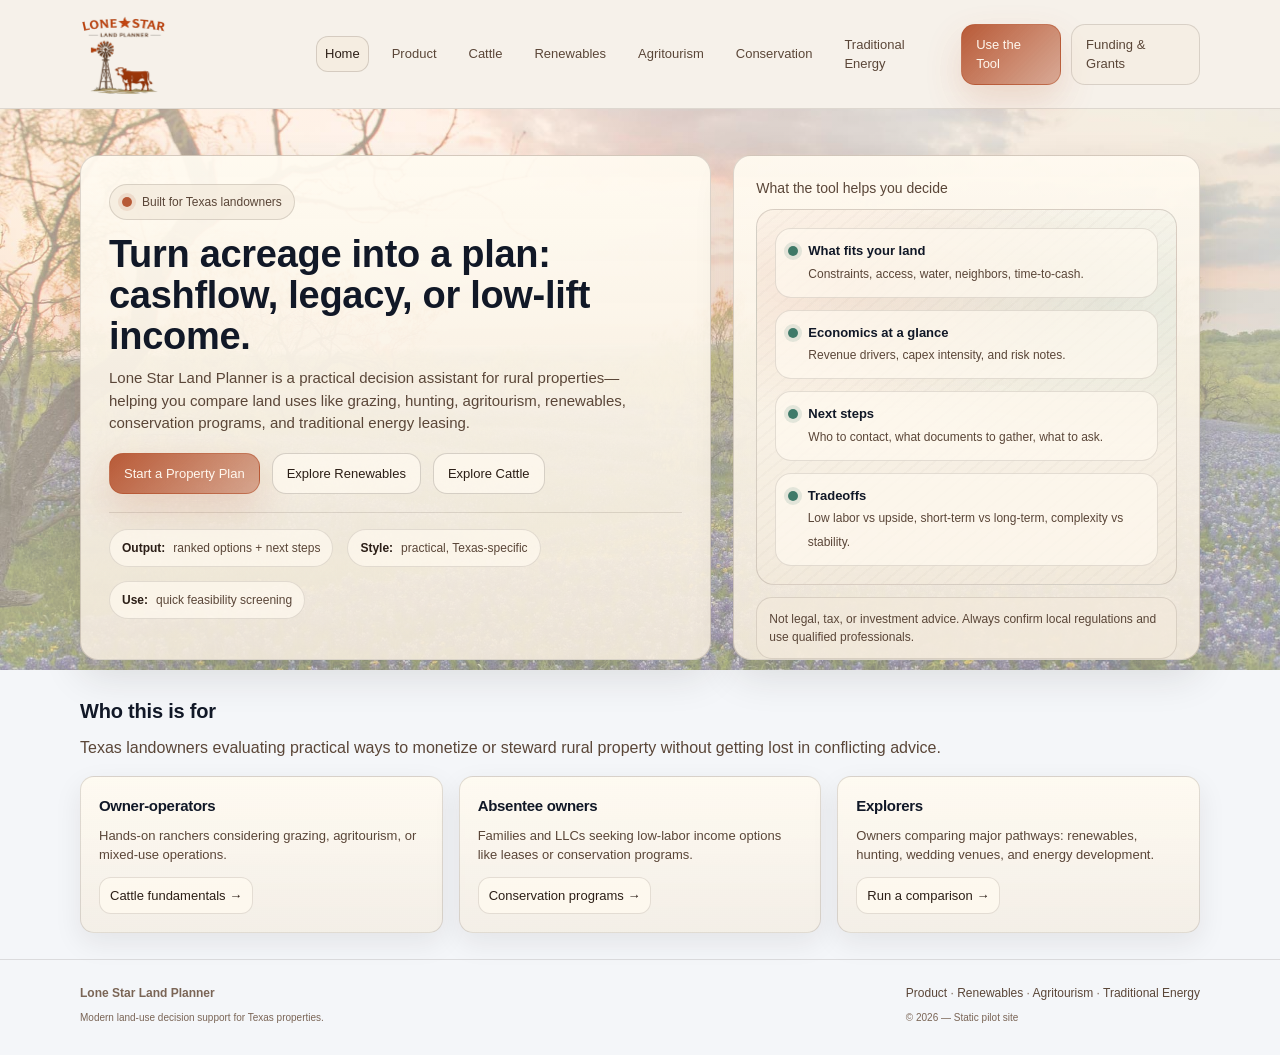
<file: index.html>
<!doctype html>
<html lang="en">
<head>
  <meta charset="utf-8" />
  <meta name="viewport" content="width=device-width, initial-scale=1" />
  <title>Lone Star Land Planner</title>
  <meta name="description" content="A Texas land-use planning assistant for rural property owners." />
  <link rel="stylesheet" href="assets/style.css" />
  <script defer src="assets/site.js"></script>
</head>
<body>
<a class="skip-link" href="#main">Skip to content</a>

<header>
  <div class="container navbar">
    <a class="brand" href="index.html">
  <img src="assets/logo.png" alt="Lone Star Land Planner" class="site-logo">
</a>

    <button class="burger" data-burger aria-label="Toggle navigation" aria-expanded="false">
      <span></span><span></span><span></span>
    </button>

    <nav class="navlinks" data-nav aria-label="Primary">
      <a data-navlink href="index.html">Home</a>
      <a data-navlink href="product.html">Product</a>
      <a data-navlink href="cattle.html">Cattle</a>
      <a data-navlink href="renewables.html">Renewables</a>
      <a data-navlink href="agritourism.html">Agritourism</a>
      <a data-navlink href="conservation.html">Conservation</a>
      <a data-navlink href="traditional-energy.html">Traditional Energy</a>
    </nav>

    <div class="nav-cta">
      <a class="btn primary" href="product.html">Use the Tool</a>
      <a class="btn ghost" href="conservation.html">Funding & Grants</a>
    </div>
  </div>
</header>

<main id="main">
  <section class="hero">
    <div class="container hero-grid">
      <div class="hero-card">
        <div class="pad">
          <div class="kicker"><i aria-hidden="true"></i> Built for Texas landowners</div>
          <h1>Turn acreage into a plan: cashflow, legacy, or low-lift income.</h1>
          <p class="lede">
            Lone Star Land Planner is a practical decision assistant for rural properties—helping you compare land uses
            like grazing, hunting, agritourism, renewables, conservation programs, and traditional energy leasing.
          </p>

          <div class="hero-actions">
            <a class="btn primary" href="product.html">Start a Property Plan</a>
            <a class="btn" href="renewables.html">Explore Renewables</a>
            <a class="btn" href="cattle.html">Explore Cattle</a>
          </div>

          <div class="hero-meta">
            <div class="pill"><b>Output:</b> ranked options + next steps</div>
            <div class="pill"><b>Style:</b> practical, Texas-specific</div>
            <div class="pill"><b>Use:</b> quick feasibility screening</div>
          </div>
        </div>
      </div>

      <div class="hero-card side-visual">
        <div class="visual-top">
          <p class="visual-title">What the tool helps you decide</p>
          <div class="visual-box">
            <ul class="visual-list">
              <li><span class="dot" aria-hidden="true"></span><div><b>What fits your land</b><span>Constraints, access, water, neighbors, time-to-cash.</span></div></li>
              <li><span class="dot" aria-hidden="true"></span><div><b>Economics at a glance</b><span>Revenue drivers, capex intensity, and risk notes.</span></div></li>
              <li><span class="dot" aria-hidden="true"></span><div><b>Next steps</b><span>Who to contact, what documents to gather, what to ask.</span></div></li>
              <li><span class="dot" aria-hidden="true"></span><div><b>Tradeoffs</b><span>Low labor vs upside, short-term vs long-term, complexity vs stability.</span></div></li>
            </ul>
          </div>
          <div class="note">
            Not legal, tax, or investment advice. Always confirm local regulations and use qualified professionals.
          </div>
        </div>
      </div>
    </div>
  </section>

  <section class="section">
    <div class="container">
      <h2>Who this is for</h2>
      <p>Texas landowners evaluating practical ways to monetize or steward rural property without getting lost in conflicting advice.</p>

      <div class="grid3">
        <div class="card">
          <h3>Owner-operators</h3>
          <p>Hands-on ranchers considering grazing, agritourism, or mixed-use operations.</p>
          <a class="inline" href="cattle.html">Cattle fundamentals →</a>
        </div>
        <div class="card">
          <h3>Absentee owners</h3>
          <p>Families and LLCs seeking low-labor income options like leases or conservation programs.</p>
          <a class="inline" href="conservation.html">Conservation programs →</a>
        </div>
        <div class="card">
          <h3>Explorers</h3>
          <p>Owners comparing major pathways: renewables, hunting, wedding venues, and energy development.</p>
          <a class="inline" href="product.html">Run a comparison →</a>
        </div>
      </div>
    </div>
  </section>
</main>

<footer class="footer">
  <div class="container footer-grid">
    <div>
      <strong>Lone Star Land Planner</strong>
      <small>Modern land-use decision support for Texas properties.</small>
    </div>
    <div>
      <a href="product.html">Product</a> ·
      <a href="renewables.html">Renewables</a> ·
      <a href="agritourism.html">Agritourism</a> ·
      <a href="traditional-energy.html">Traditional Energy</a>
      <small>© <span id="y"></span> — Static pilot site</small>
    </div>
  </div>
  <script>document.getElementById('y').textContent = new Date().getFullYear();</script>
</footer>
</body>
</html>
</file>
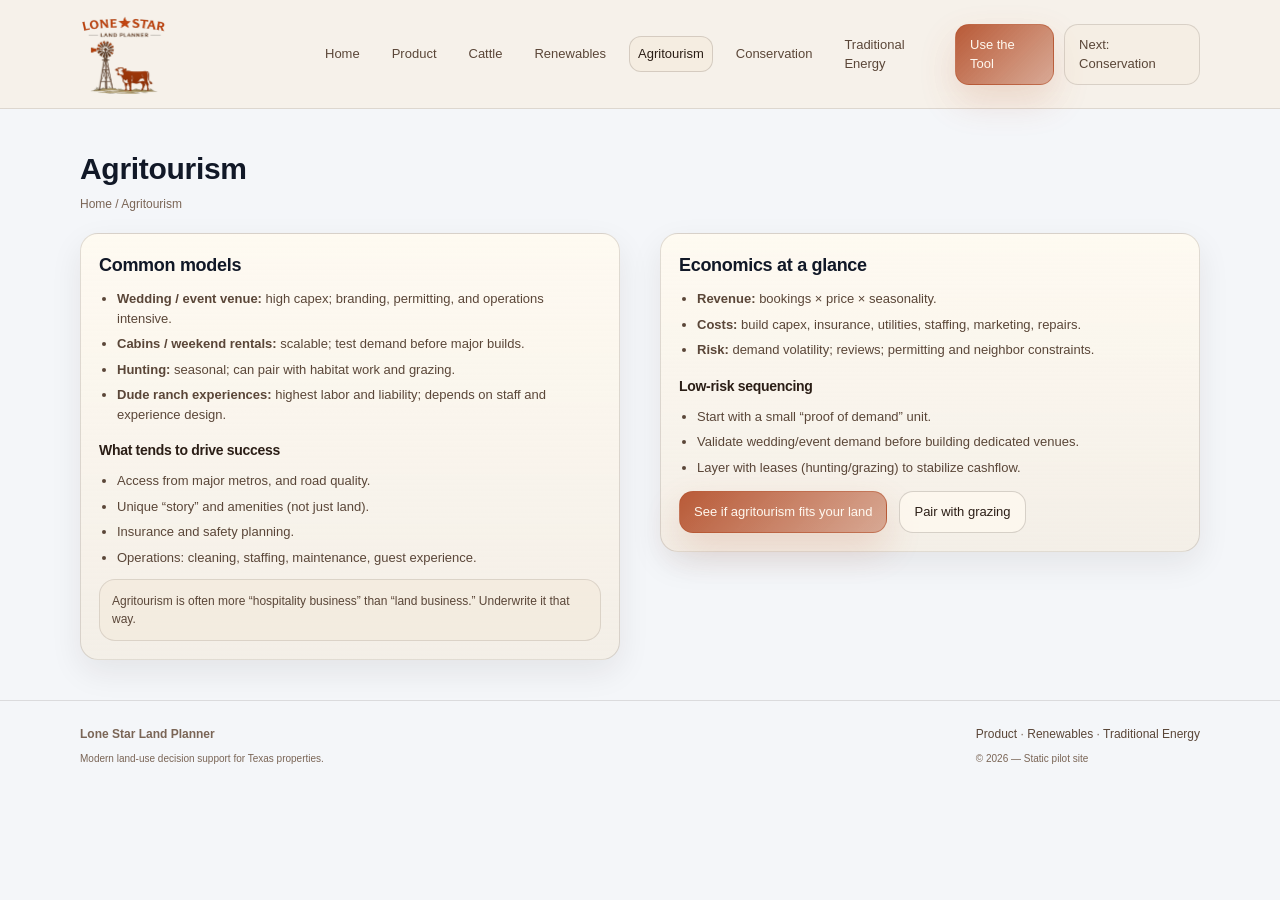
<file: agritourism.html>
<!doctype html>
<html lang="en">
<head>
  <meta charset="utf-8" />
  <meta name="viewport" content="width=device-width, initial-scale=1" />
  <title>Agritourism — Lone Star Land Planner</title>
  <meta name="description" content="Agritourism options: wedding venues, dude ranch concepts, hunting, and rural hospitality." />
  <link rel="stylesheet" href="assets/style.css" />
  <script defer src="assets/site.js"></script>
</head>
<body>
<a class="skip-link" href="#main">Skip to content</a>

<header>
  <div class="container navbar">
   <a class="brand" href="index.html">
  <img src="assets/logo.png" alt="Lone Star Land Planner" class="site-logo">
</a>

    <button class="burger" data-burger aria-label="Toggle navigation" aria-expanded="false">
      <span></span><span></span><span></span>
    </button>

    <nav class="navlinks" data-nav aria-label="Primary">
      <a data-navlink href="index.html">Home</a>
      <a data-navlink href="product.html">Product</a>
      <a data-navlink href="cattle.html">Cattle</a>
      <a data-navlink href="renewables.html">Renewables</a>
      <a data-navlink href="agritourism.html">Agritourism</a>
      <a data-navlink href="conservation.html">Conservation</a>
      <a data-navlink href="traditional-energy.html">Traditional Energy</a>
    </nav>

    <div class="nav-cta">
      <a class="btn primary" href="product.html">Use the Tool</a>
      <a class="btn ghost" href="conservation.html">Next: Conservation</a>
    </div>
  </div>
</header>

<main id="main">
  <section class="page-hero">
    <div class="container">
      <h1>Agritourism</h1>
      <div class="breadcrumb">Home / Agritourism</div>
    </div>
  </section>

  <section class="content">
    <div class="container content-grid">
      <div class="panel">
        <h2>Common models</h2>
        <ul>
          <li><b>Wedding / event venue:</b> high capex; branding, permitting, and operations intensive.</li>
          <li><b>Cabins / weekend rentals:</b> scalable; test demand before major builds.</li>
          <li><b>Hunting:</b> seasonal; can pair with habitat work and grazing.</li>
          <li><b>Dude ranch experiences:</b> highest labor and liability; depends on staff and experience design.</li>
        </ul>

        <h3>What tends to drive success</h3>
        <ul>
          <li>Access from major metros, and road quality.</li>
          <li>Unique “story” and amenities (not just land).</li>
          <li>Insurance and safety planning.</li>
          <li>Operations: cleaning, staffing, maintenance, guest experience.</li>
        </ul>

        <div class="note">
          Agritourism is often more “hospitality business” than “land business.” Underwrite it that way.
        </div>
      </div>

      <div class="panel">
        <h2>Economics at a glance</h2>
        <ul>
          <li><b>Revenue:</b> bookings × price × seasonality.</li>
          <li><b>Costs:</b> build capex, insurance, utilities, staffing, marketing, repairs.</li>
          <li><b>Risk:</b> demand volatility; reviews; permitting and neighbor constraints.</li>
        </ul>

        <h3>Low-risk sequencing</h3>
        <ul>
          <li>Start with a small “proof of demand” unit.</li>
          <li>Validate wedding/event demand before building dedicated venues.</li>
          <li>Layer with leases (hunting/grazing) to stabilize cashflow.</li>
        </ul>

        <div class="hero-actions">
          <a class="btn primary" href="product.html">See if agritourism fits your land</a>
          <a class="btn" href="cattle.html">Pair with grazing</a>
        </div>
      </div>
    </div>
  </section>
</main>

<footer class="footer">
  <div class="container footer-grid">
    <div>
      <strong>Lone Star Land Planner</strong>
      <small>Modern land-use decision support for Texas properties.</small>
    </div>
    <div>
      <a href="product.html">Product</a> ·
      <a href="renewables.html">Renewables</a> ·
      <a href="traditional-energy.html">Traditional Energy</a>
      <small>© <span id="y"></span> — Static pilot site</small>
    </div>
  </div>
  <script>document.getElementById('y').textContent = new Date().getFullYear();</script>
</footer>
</body>
</html>
</file>
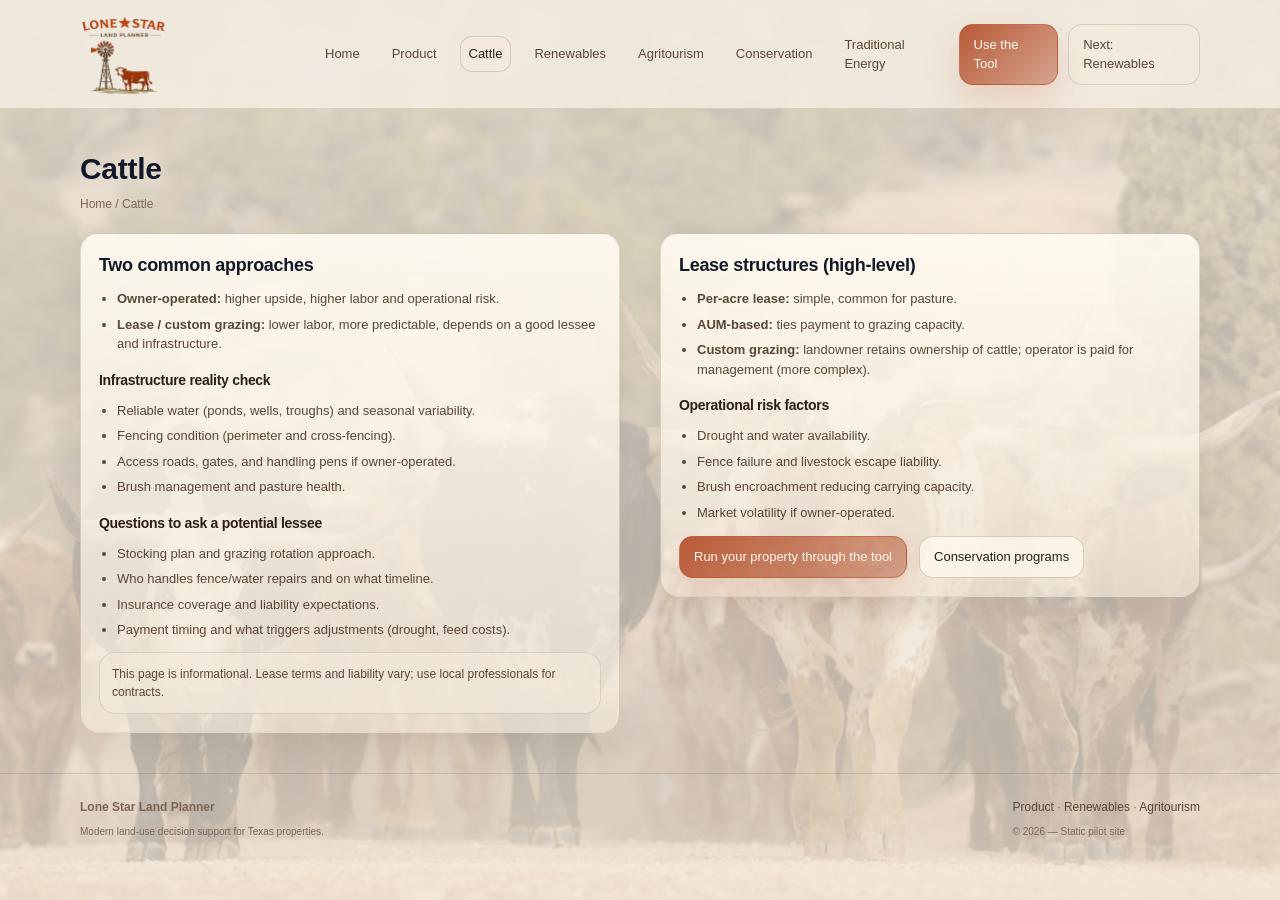
<file: cattle.html>
<!doctype html>
<html lang="en">
<head>
  <meta charset="utf-8" />
  <meta name="viewport" content="width=device-width, initial-scale=1" />
  <title>Cattle — Lone Star Land Planner</title>
  <meta name="description" content="Cattle basics and cattle lease considerations for Texas landowners." />
  <link rel="stylesheet" href="assets/style.css" />
  <script defer src="assets/site.js"></script>
</head>
<body class="page-cattle">
<a class="skip-link" href="#main">Skip to content</a>

<header>
  <div class="container navbar">
    <a class="brand" href="index.html">
  <img src="assets/logo.png" alt="Lone Star Land Planner" class="site-logo">
</a>

    <button class="burger" data-burger aria-label="Toggle navigation" aria-expanded="false">
      <span></span><span></span><span></span>
    </button>

    <nav class="navlinks" data-nav aria-label="Primary">
      <a data-navlink href="index.html">Home</a>
      <a data-navlink href="product.html">Product</a>
      <a data-navlink href="cattle.html">Cattle</a>
      <a data-navlink href="renewables.html">Renewables</a>
      <a data-navlink href="agritourism.html">Agritourism</a>
      <a data-navlink href="conservation.html">Conservation</a>
      <a data-navlink href="traditional-energy.html">Traditional Energy</a>
    </nav>

    <div class="nav-cta">
      <a class="btn primary" href="product.html">Use the Tool</a>
      <a class="btn ghost" href="renewables.html">Next: Renewables</a>
    </div>
  </div>
</header>

<main id="main">
  <section class="page-hero">
    <div class="container">
      <h1>Cattle</h1>
      <div class="breadcrumb">Home / Cattle</div>
    </div>
  </section>

  <section class="content">
    <div class="container content-grid">
      <div class="panel">
        <h2>Two common approaches</h2>
        <ul>
          <li><b>Owner-operated:</b> higher upside, higher labor and operational risk.</li>
          <li><b>Lease / custom grazing:</b> lower labor, more predictable, depends on a good lessee and infrastructure.</li>
        </ul>

        <h3>Infrastructure reality check</h3>
        <ul>
          <li>Reliable water (ponds, wells, troughs) and seasonal variability.</li>
          <li>Fencing condition (perimeter and cross-fencing).</li>
          <li>Access roads, gates, and handling pens if owner-operated.</li>
          <li>Brush management and pasture health.</li>
        </ul>

        <h3>Questions to ask a potential lessee</h3>
        <ul>
          <li>Stocking plan and grazing rotation approach.</li>
          <li>Who handles fence/water repairs and on what timeline.</li>
          <li>Insurance coverage and liability expectations.</li>
          <li>Payment timing and what triggers adjustments (drought, feed costs).</li>
        </ul>

        <div class="note">
          This page is informational. Lease terms and liability vary; use local professionals for contracts.
        </div>
      </div>

      <div class="panel">
        <h2>Lease structures (high-level)</h2>
        <ul>
          <li><b>Per-acre lease:</b> simple, common for pasture.</li>
          <li><b>AUM-based:</b> ties payment to grazing capacity.</li>
          <li><b>Custom grazing:</b> landowner retains ownership of cattle; operator is paid for management (more complex).</li>
        </ul>

        <h3>Operational risk factors</h3>
        <ul>
          <li>Drought and water availability.</li>
          <li>Fence failure and livestock escape liability.</li>
          <li>Brush encroachment reducing carrying capacity.</li>
          <li>Market volatility if owner-operated.</li>
        </ul>

        <div class="hero-actions">
          <a class="btn primary" href="product.html">Run your property through the tool</a>
          <a class="btn" href="conservation.html">Conservation programs</a>
        </div>
      </div>
    </div>
  </section>
</main>

<footer class="footer">
  <div class="container footer-grid">
    <div>
      <strong>Lone Star Land Planner</strong>
      <small>Modern land-use decision support for Texas properties.</small>
    </div>
    <div>
      <a href="product.html">Product</a> ·
      <a href="renewables.html">Renewables</a> ·
      <a href="agritourism.html">Agritourism</a>
      <small>© <span id="y"></span> — Static pilot site</small>
    </div>
  </div>
  <script>document.getElementById('y').textContent = new Date().getFullYear();</script>
</footer>
</body>
</html>
</file>
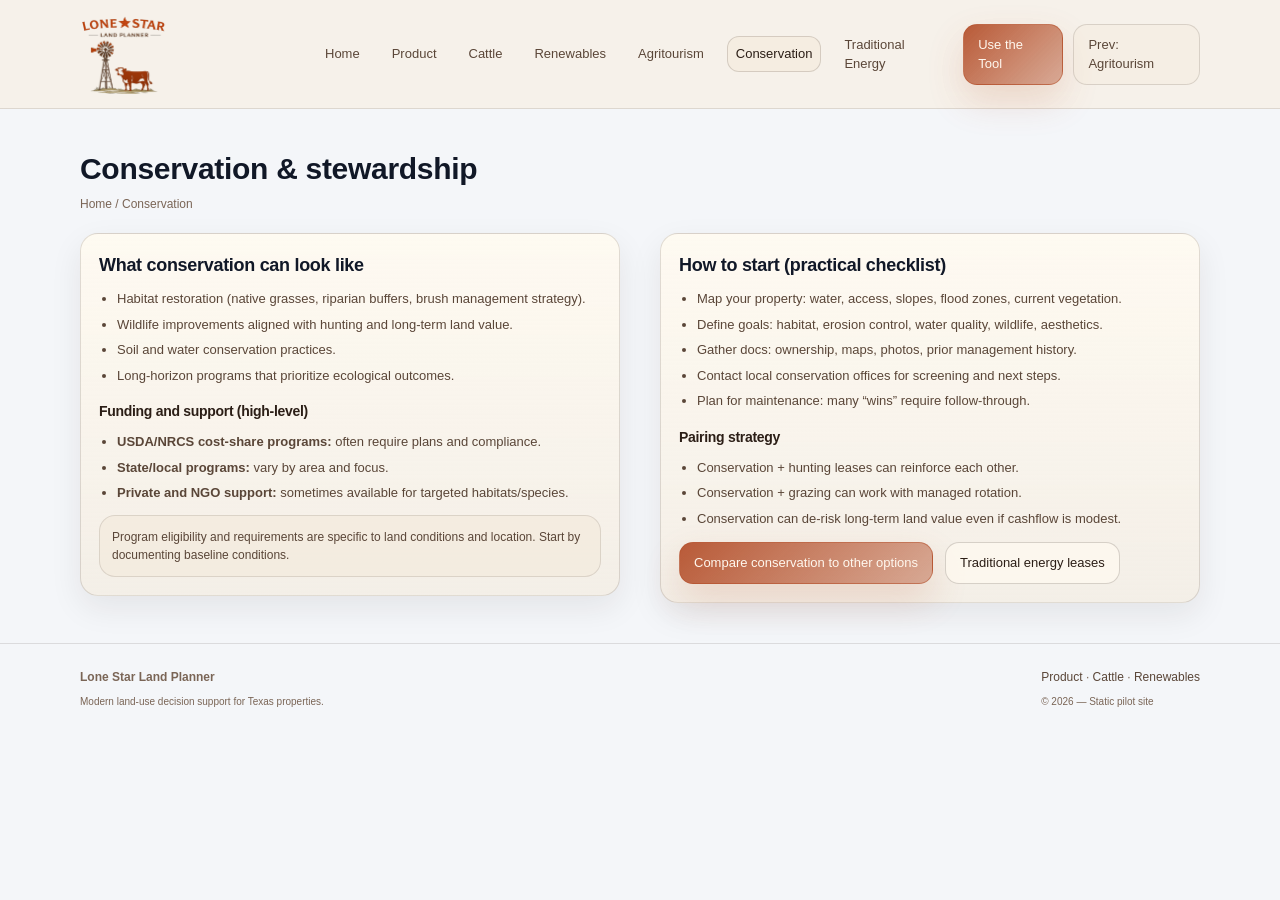
<file: conservation.html>
<!doctype html>
<html lang="en">
<head>
  <meta charset="utf-8" />
  <meta name="viewport" content="width=device-width, initial-scale=1" />
  <title>Conservation — Lone Star Land Planner</title>
  <meta name="description" content="Conservation programs, grants, and re-wilding approaches for rural properties." />
  <link rel="stylesheet" href="assets/style.css" />
  <script defer src="assets/site.js"></script>
</head>
<body>
<a class="skip-link" href="#main">Skip to content</a>

<header>
  <div class="container navbar">
   <a class="brand" href="index.html">
  <img src="assets/logo.png" alt="Lone Star Land Planner" class="site-logo">
</a>

    <button class="burger" data-burger aria-label="Toggle navigation" aria-expanded="false">
      <span></span><span></span><span></span>
    </button>

    <nav class="navlinks" data-nav aria-label="Primary">
      <a data-navlink href="index.html">Home</a>
      <a data-navlink href="product.html">Product</a>
      <a data-navlink href="cattle.html">Cattle</a>
      <a data-navlink href="renewables.html">Renewables</a>
      <a data-navlink href="agritourism.html">Agritourism</a>
      <a data-navlink href="conservation.html">Conservation</a>
      <a data-navlink href="traditional-energy.html">Traditional Energy</a>
    </nav>

    <div class="nav-cta">
      <a class="btn primary" href="product.html">Use the Tool</a>
      <a class="btn ghost" href="agritourism.html">Prev: Agritourism</a>
    </div>
  </div>
</header>

<main id="main">
  <section class="page-hero">
    <div class="container">
      <h1>Conservation & stewardship</h1>
      <div class="breadcrumb">Home / Conservation</div>
    </div>
  </section>

  <section class="content">
    <div class="container content-grid">
      <div class="panel">
        <h2>What conservation can look like</h2>
        <ul>
          <li>Habitat restoration (native grasses, riparian buffers, brush management strategy).</li>
          <li>Wildlife improvements aligned with hunting and long-term land value.</li>
          <li>Soil and water conservation practices.</li>
          <li>Long-horizon programs that prioritize ecological outcomes.</li>
        </ul>

        <h3>Funding and support (high-level)</h3>
        <ul>
          <li><b>USDA/NRCS cost-share programs:</b> often require plans and compliance.</li>
          <li><b>State/local programs:</b> vary by area and focus.</li>
          <li><b>Private and NGO support:</b> sometimes available for targeted habitats/species.</li>
        </ul>

        <div class="note">
          Program eligibility and requirements are specific to land conditions and location. Start by documenting baseline conditions.
        </div>
      </div>

      <div class="panel">
        <h2>How to start (practical checklist)</h2>
        <ul>
          <li>Map your property: water, access, slopes, flood zones, current vegetation.</li>
          <li>Define goals: habitat, erosion control, water quality, wildlife, aesthetics.</li>
          <li>Gather docs: ownership, maps, photos, prior management history.</li>
          <li>Contact local conservation offices for screening and next steps.</li>
          <li>Plan for maintenance: many “wins” require follow-through.</li>
        </ul>

        <h3>Pairing strategy</h3>
        <ul>
          <li>Conservation + hunting leases can reinforce each other.</li>
          <li>Conservation + grazing can work with managed rotation.</li>
          <li>Conservation can de-risk long-term land value even if cashflow is modest.</li>
        </ul>

        <div class="hero-actions">
          <a class="btn primary" href="product.html">Compare conservation to other options</a>
          <a class="btn" href="traditional-energy.html">Traditional energy leases</a>
        </div>
      </div>
    </div>
  </section>
</main>

<footer class="footer">
  <div class="container footer-grid">
    <div>
      <strong>Lone Star Land Planner</strong>
      <small>Modern land-use decision support for Texas properties.</small>
    </div>
    <div>
      <a href="product.html">Product</a> ·
      <a href="cattle.html">Cattle</a> ·
      <a href="renewables.html">Renewables</a>
      <small>© <span id="y"></span> — Static pilot site</small>
    </div>
  </div>
  <script>document.getElementById('y').textContent = new Date().getFullYear();</script>
</footer>
</body>
</html>
</file>
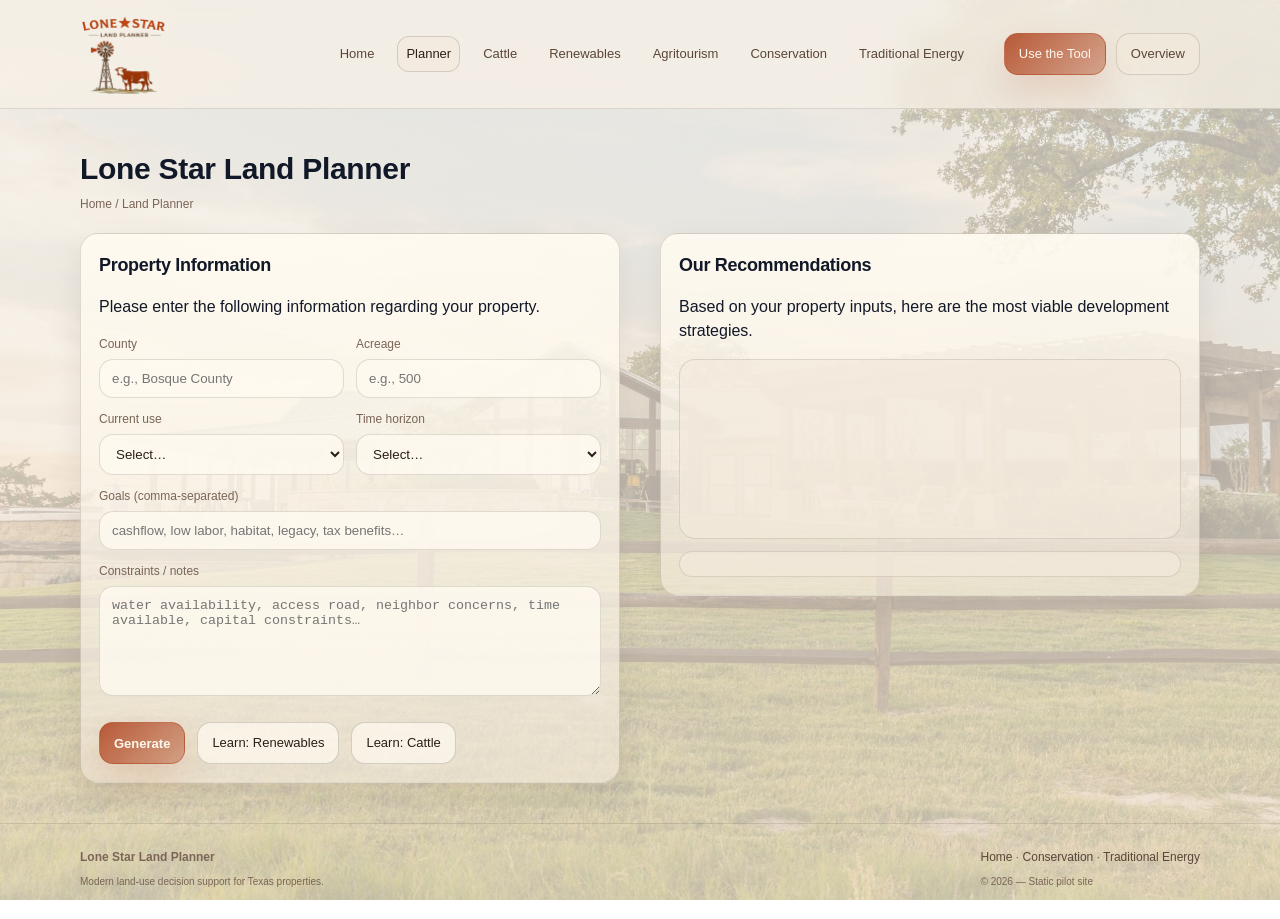
<file: product.html>
<!doctype html>
<html lang="en">
<head>
  <meta charset="utf-8" />
  <meta name="viewport" content="width=device-width, initial-scale=1" />
  <title>Lone Star Land Planner</title>
  <meta name="description" content="Enter property details and generate a land-use recommendation." />
  <link rel="stylesheet" href="assets/style.css" />
  <script defer src="assets/site.js"></script>
</head>
<body class="page-product">
<a class="skip-link" href="#main">Skip to content</a>

<header>
  <div class="container navbar">
   <a class="brand" href="index.html">
  <img src="assets/logo.png" alt="Lone Star Land Planner" class="site-logo">
</a>

    <button class="burger" data-burger aria-label="Toggle navigation" aria-expanded="false">
      <span></span><span></span><span></span>
    </button>

    <nav class="navlinks" data-nav aria-label="Primary">
      <a data-navlink href="index.html">Home</a>
      <a data-navlink href="product.html">Planner</a>
      <a data-navlink href="cattle.html">Cattle</a>
      <a data-navlink href="renewables.html">Renewables</a>
      <a data-navlink href="agritourism.html">Agritourism</a>
      <a data-navlink href="conservation.html">Conservation</a>
      <a data-navlink href="traditional-energy.html">Traditional Energy</a>
    </nav>

    <div class="nav-cta">
      <a class="btn primary" href="product.html">Use the Tool</a>
      <a class="btn ghost" href="index.html">Overview</a>
    </div>
  </div>
</header>

<main id="main" class="page-product">
  <section class="page-hero">
    <div class="container">
      <h1>Lone Star Land Planner</h1>
      <div class="breadcrumb">Home / Land Planner</div>
    </div>
  </section>

  <section class="content">
    <div class="container content-grid">
      <div class="panel">
        <h2>Property Information</h2>
        <p>Please enter the following information regarding your property.</p>

        <form class="form">
          <div class="form-row">
            <div class="field">
              <label for="county">County</label>
              <input id="county" name="county" placeholder="e.g., Bosque County" />
            </div>
            <div class="field">
              <label for="acres">Acreage</label>
              <input id="acres" name="acres" type="number" min="1" placeholder="e.g., 500" />
            </div>
          </div>

          <div class="form-row">
            <div class="field">
              <label for="current">Current use</label>
              <select id="current" name="current">
                <option value="">Select…</option>
                <option>Idle / recreational</option>
                <option>Cattle grazing</option>
                <option>Hunting lease</option>
                <option>Row crops / hay</option>
                <option>Mixed use</option>
              </select>
            </div>
            <div class="field">
              <label for="horizon">Time horizon</label>
              <select id="horizon" name="horizon">
                <option value="">Select…</option>
                <option>0–12 months</option>
                <option>1–3 years</option>
                <option>3–7 years</option>
                <option>7+ years</option>
              </select>
            </div>
          </div>

          <div class="field">
            <label for="goals">Goals (comma-separated)</label>
            <input id="goals" name="goals" placeholder="cashflow, low labor, habitat, legacy, tax benefits…" />
          </div>

          <div class="field">
            <label for="constraints">Constraints / notes</label>
            <textarea id="constraints" name="constraints" placeholder="water availability, access road, neighbor concerns, time available, capital constraints…"></textarea>
          </div>

         <div class="hero-actions">
  <button class="btn primary" type="button" id="generateBtn">Generate</button>
  <a class="btn" href="renewables.html">Learn: Renewables</a>
  <a class="btn" href="cattle.html">Learn: Cattle</a>
</div>
        </form>
      </div>

      <div class="panel">
        <h2>Our Recommendations</h2>
        <p>Based on your property inputs, here are the most viable development strategies.</p>

        <div class="output" id="outputBox" aria-label="Output">
        </div>

        <div class="note">
         
        </div>
      </div>
    </div>
  </section>
</main>

<footer class="footer">
  <div class="container footer-grid">
    <div>
      <strong>Lone Star Land Planner</strong>
      <small>Modern land-use decision support for Texas properties.</small>
    </div>
    <div>
      <a href="index.html">Home</a> ·
      <a href="conservation.html">Conservation</a> ·
      <a href="traditional-energy.html">Traditional Energy</a>
      <small>© <span id="y"></span> — Static pilot site</small>
    </div>
  </div>
  <script>document.getElementById('y').textContent = new Date().getFullYear();</script>
</footer>
</body>
</html>
</file>
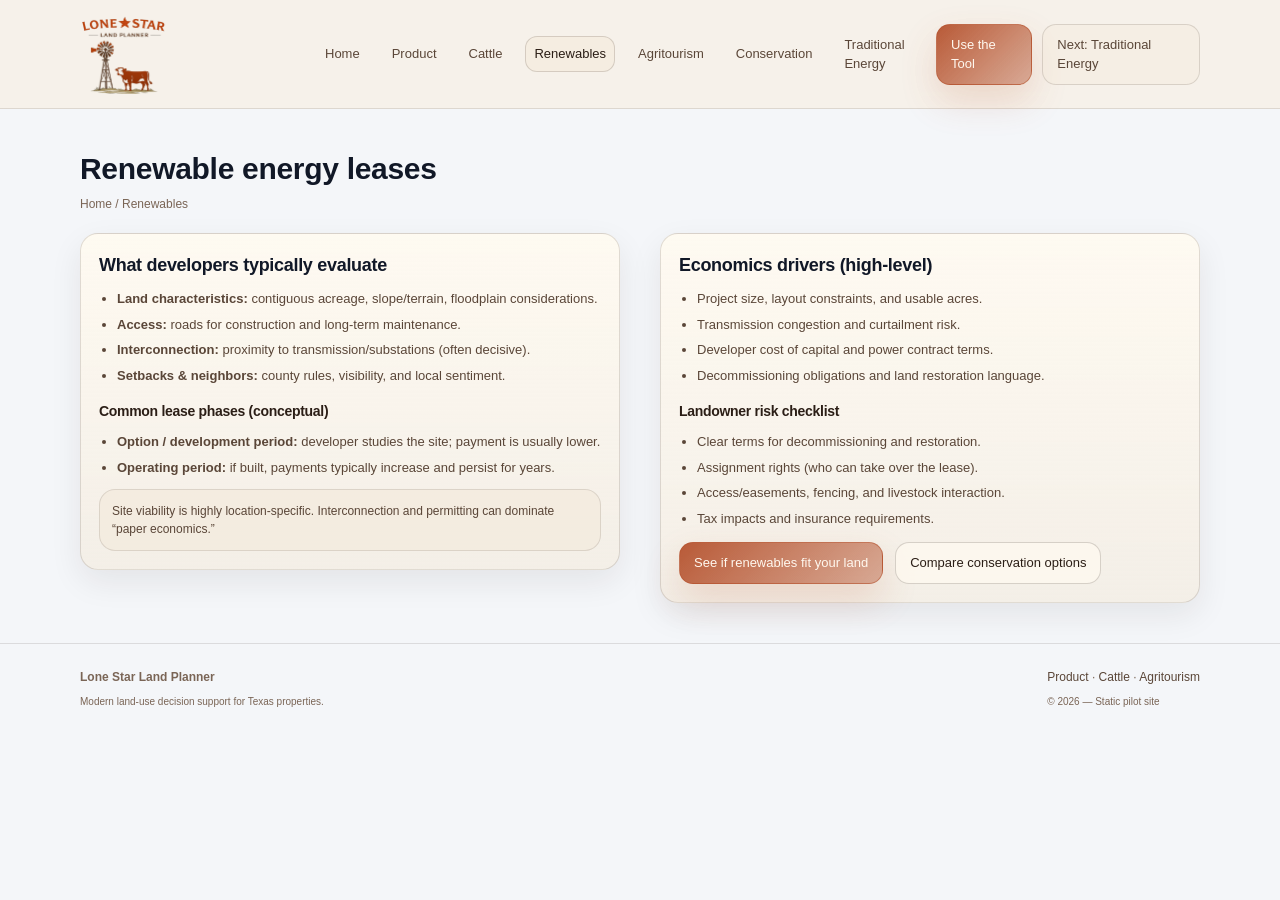
<file: renewables.html>
<!doctype html>
<html lang="en">
<head>
  <meta charset="utf-8" />
  <meta name="viewport" content="width=device-width, initial-scale=1" />
  <title>Renewables — Lone Star Land Planner</title>
  <meta name="description" content="Renewable energy leases, economics drivers, and trends for Texas landowners." />
  <link rel="stylesheet" href="assets/style.css" />
  <script defer src="assets/site.js"></script>
</head>
<body>
<a class="skip-link" href="#main">Skip to content</a>

<header>
  <div class="container navbar">
   <a class="brand" href="index.html">
  <img src="assets/logo.png" alt="Lone Star Land Planner" class="site-logo">
</a>

    <button class="burger" data-burger aria-label="Toggle navigation" aria-expanded="false">
      <span></span><span></span><span></span>
    </button>

    <nav class="navlinks" data-nav aria-label="Primary">
      <a data-navlink href="index.html">Home</a>
      <a data-navlink href="product.html">Product</a>
      <a data-navlink href="cattle.html">Cattle</a>
      <a data-navlink href="renewables.html">Renewables</a>
      <a data-navlink href="agritourism.html">Agritourism</a>
      <a data-navlink href="conservation.html">Conservation</a>
      <a data-navlink href="traditional-energy.html">Traditional Energy</a>
    </nav>

    <div class="nav-cta">
      <a class="btn primary" href="product.html">Use the Tool</a>
      <a class="btn ghost" href="traditional-energy.html">Next: Traditional Energy</a>
    </div>
  </div>
</header>

<main id="main">
  <section class="page-hero">
    <div class="container">
      <h1>Renewable energy leases</h1>
      <div class="breadcrumb">Home / Renewables</div>
    </div>
  </section>

  <section class="content">
    <div class="container content-grid">
      <div class="panel">
        <h2>What developers typically evaluate</h2>
        <ul>
          <li><b>Land characteristics:</b> contiguous acreage, slope/terrain, floodplain considerations.</li>
          <li><b>Access:</b> roads for construction and long-term maintenance.</li>
          <li><b>Interconnection:</b> proximity to transmission/substations (often decisive).</li>
          <li><b>Setbacks & neighbors:</b> county rules, visibility, and local sentiment.</li>
        </ul>

        <h3>Common lease phases (conceptual)</h3>
        <ul>
          <li><b>Option / development period:</b> developer studies the site; payment is usually lower.</li>
          <li><b>Operating period:</b> if built, payments typically increase and persist for years.</li>
        </ul>

        <div class="note">
          Site viability is highly location-specific. Interconnection and permitting can dominate “paper economics.”
        </div>
      </div>

      <div class="panel">
        <h2>Economics drivers (high-level)</h2>
        <ul>
          <li>Project size, layout constraints, and usable acres.</li>
          <li>Transmission congestion and curtailment risk.</li>
          <li>Developer cost of capital and power contract terms.</li>
          <li>Decommissioning obligations and land restoration language.</li>
        </ul>

        <h3>Landowner risk checklist</h3>
        <ul>
          <li>Clear terms for decommissioning and restoration.</li>
          <li>Assignment rights (who can take over the lease).</li>
          <li>Access/easements, fencing, and livestock interaction.</li>
          <li>Tax impacts and insurance requirements.</li>
        </ul>

        <div class="hero-actions">
          <a class="btn primary" href="product.html">See if renewables fit your land</a>
          <a class="btn" href="conservation.html">Compare conservation options</a>
        </div>
      </div>
    </div>
  </section>
</main>

<footer class="footer">
  <div class="container footer-grid">
    <div>
      <strong>Lone Star Land Planner</strong>
      <small>Modern land-use decision support for Texas properties.</small>
    </div>
    <div>
      <a href="product.html">Product</a> ·
      <a href="cattle.html">Cattle</a> ·
      <a href="agritourism.html">Agritourism</a>
      <small>© <span id="y"></span> — Static pilot site</small>
    </div>
  </div>
  <script>document.getElementById('y').textContent = new Date().getFullYear();</script>
</footer>
</body>
</html>
</file>
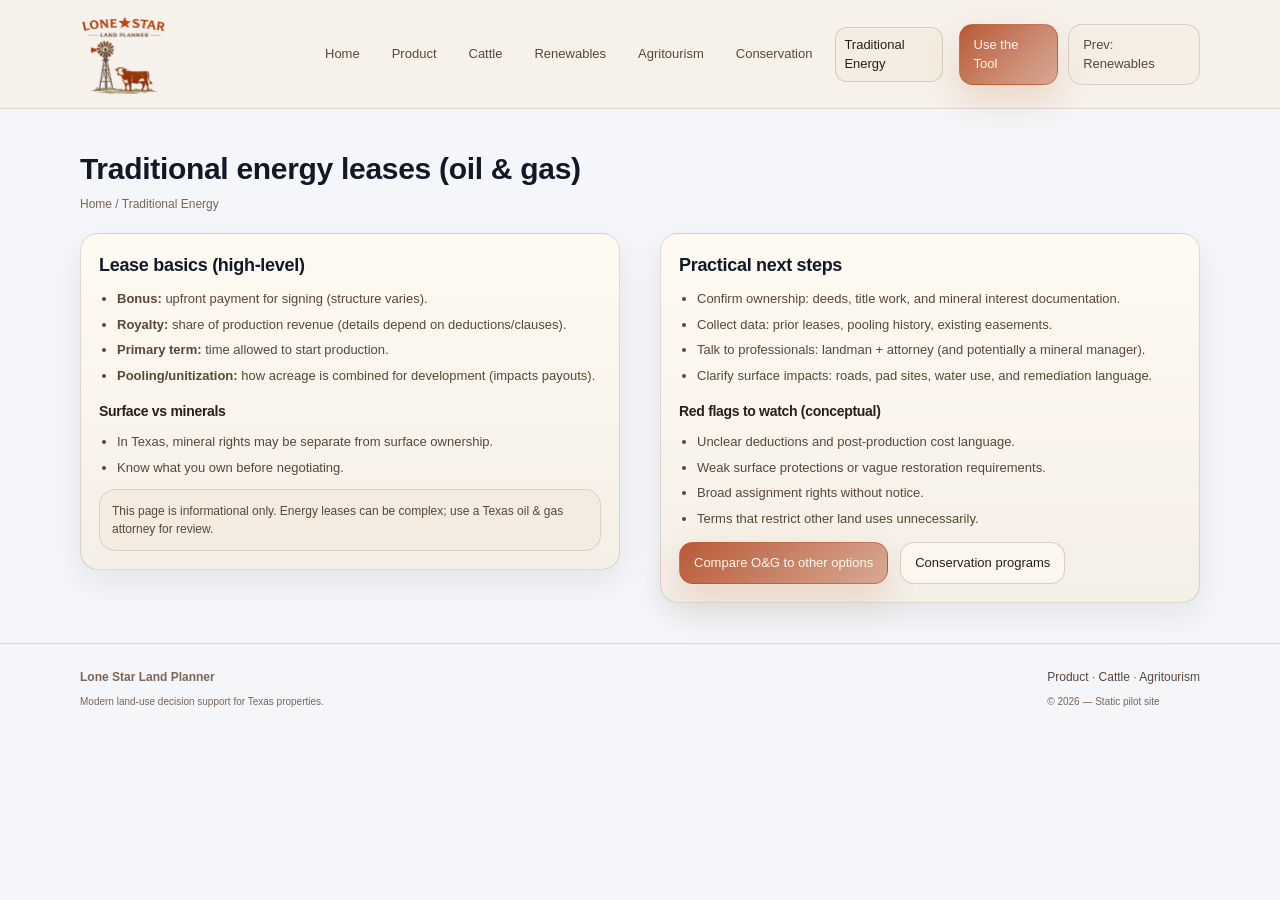
<file: traditional-energy.html>
<!doctype html>
<html lang="en">
<head>
  <meta charset="utf-8" />
  <meta name="viewport" content="width=device-width, initial-scale=1" />
  <title>Traditional Energy — Lone Star Land Planner</title>
  <meta name="description" content="Oil and gas lease basics and practical next steps for Texas landowners." />
  <link rel="stylesheet" href="assets/style.css" />
  <script defer src="assets/site.js"></script>
</head>
<body>
<a class="skip-link" href="#main">Skip to content</a>

<header>
  <div class="container navbar">
    <a class="brand" href="index.html">
  <img src="assets/logo.png" alt="Lone Star Land Planner" class="site-logo">
</a>
    <button class="burger" data-burger aria-label="Toggle navigation" aria-expanded="false">
      <span></span><span></span><span></span>
    </button>

    <nav class="navlinks" data-nav aria-label="Primary">
      <a data-navlink href="index.html">Home</a>
      <a data-navlink href="product.html">Product</a>
      <a data-navlink href="cattle.html">Cattle</a>
      <a data-navlink href="renewables.html">Renewables</a>
      <a data-navlink href="agritourism.html">Agritourism</a>
      <a data-navlink href="conservation.html">Conservation</a>
      <a data-navlink href="traditional-energy.html">Traditional Energy</a>
    </nav>

    <div class="nav-cta">
      <a class="btn primary" href="product.html">Use the Tool</a>
      <a class="btn ghost" href="renewables.html">Prev: Renewables</a>
    </div>
  </div>
</header>

<main id="main">
  <section class="page-hero">
    <div class="container">
      <h1>Traditional energy leases (oil & gas)</h1>
      <div class="breadcrumb">Home / Traditional Energy</div>
    </div>
  </section>

  <section class="content">
    <div class="container content-grid">
      <div class="panel">
        <h2>Lease basics (high-level)</h2>
        <ul>
          <li><b>Bonus:</b> upfront payment for signing (structure varies).</li>
          <li><b>Royalty:</b> share of production revenue (details depend on deductions/clauses).</li>
          <li><b>Primary term:</b> time allowed to start production.</li>
          <li><b>Pooling/unitization:</b> how acreage is combined for development (impacts payouts).</li>
        </ul>

        <h3>Surface vs minerals</h3>
        <ul>
          <li>In Texas, mineral rights may be separate from surface ownership.</li>
          <li>Know what you own before negotiating.</li>
        </ul>

        <div class="note">
          This page is informational only. Energy leases can be complex; use a Texas oil & gas attorney for review.
        </div>
      </div>

      <div class="panel">
        <h2>Practical next steps</h2>
        <ul>
          <li>Confirm ownership: deeds, title work, and mineral interest documentation.</li>
          <li>Collect data: prior leases, pooling history, existing easements.</li>
          <li>Talk to professionals: landman + attorney (and potentially a mineral manager).</li>
          <li>Clarify surface impacts: roads, pad sites, water use, and remediation language.</li>
        </ul>

        <h3>Red flags to watch (conceptual)</h3>
        <ul>
          <li>Unclear deductions and post-production cost language.</li>
          <li>Weak surface protections or vague restoration requirements.</li>
          <li>Broad assignment rights without notice.</li>
          <li>Terms that restrict other land uses unnecessarily.</li>
        </ul>

        <div class="hero-actions">
          <a class="btn primary" href="product.html">Compare O&G to other options</a>
          <a class="btn" href="conservation.html">Conservation programs</a>
        </div>
      </div>
    </div>
  </section>
</main>

<footer class="footer">
  <div class="container footer-grid">
    <div>
      <strong>Lone Star Land Planner</strong>
      <small>Modern land-use decision support for Texas properties.</small>
    </div>
    <div>
      <a href="product.html">Product</a> ·
      <a href="cattle.html">Cattle</a> ·
      <a href="agritourism.html">Agritourism</a>
      <small>© <span id="y"></span> — Static pilot site</small>
    </div>
  </div>
  <script>document.getElementById('y').textContent = new Date().getFullYear();</script>
</footer>
</body>
</html>
</file>
<file: assets/style.css>
/* assets/style.css — Southwestern / farmhouse theme (replace entire file) */
.site-logo {
  height: 80px;
  width: auto;
  display: block;
}
:root{
  /* Palette: parchment + adobe + saddle + sage */
  --bg: #f6f0e6;        /* parchment */
  --panel: #fffaf0;     /* warm off-white */
  --panel2:#f3eadc;     /* light tan */
  --text:#2b1e16;       /* dark brown */
  --muted:#5a4638;      /* muted brown */
  --muted2:#7a6556;     /* secondary muted */
  --accent:#b5522e;     /* adobe */
  --accent2:#2f6f5d;    /* sage */
  --line: rgba(43,30,22,0.12);
  --shadow: 0 16px 40px rgba(43,30,22,.12);

  /* Shapes */
  --radius: 14px;
  --radius2: 18px;

  /* Layout */
  --max: 1120px;
}

*{box-sizing:border-box}
html,body{height:100%}

body{
  margin:0;
  font-family: ui-sans-serif, system-ui, -apple-system, Segoe UI, Roboto, Helvetica, Arial;
  color:var(--text);
  line-height:1.5;

  /* Warm ranch-paper background with subtle “woven” texture */
  background:
    radial-gradient(900px 600px at 14% 12%, rgba(181,82,46,.10), transparent 55%),
    radial-gradient(900px 600px at 88% 18%, rgba(47,111,93,.10), transparent 58%),
    radial-gradient(900px 700px at 58% 92%, rgba(181,82,46,.08), transparent 60%),
    repeating-linear-gradient(
      0deg,
      rgba(43,30,22,0.018) 0px,
      rgba(43,30,22,0.018) 1px,
      transparent 1px,
      transparent 6px
    ),
    repeating-linear-gradient(
      90deg,
      rgba(43,30,22,0.012) 0px,
      rgba(43,30,22,0.012) 1px,
      transparent 1px,
      transparent 10px
    ),
    linear-gradient(180deg, #f7f2ea, #f2e7d8 70%, #f7f2ea);
}

a{color:inherit; text-decoration:none}
a:hover{opacity:.92}
img{max-width:100%; display:block}

.container{
  width:min(var(--max), calc(100% - 40px));
  margin-inline:auto;
}

/* Accessibility */
.skip-link{
  position:absolute; left:-999px; top:auto;
  width:1px; height:1px; overflow:hidden;
}
.skip-link:focus{
  left:16px; top:16px; width:auto; height:auto;
  padding:10px 12px;
  background:var(--panel);
  border:1px solid var(--line);
  border-radius:12px;
  z-index:9999;
}

/* Header / nav */
header{
  position:sticky;
  top:0;
  z-index:50;
  backdrop-filter: blur(10px);
  background: rgba(246,240,230,.78);
  border-bottom:1px solid var(--line);
}

.navbar{
  display:flex;
  align-items:center;
  justify-content:space-between;
  padding:14px 0;
  gap:16px;
}

.brand{
  display:flex;
  align-items:center;
  gap:12px;
  min-width: 220px;
}

.brand-badge{
  width:38px; height:38px;
  border-radius:12px;
  background:
    linear-gradient(135deg, rgba(181,82,46,.95), rgba(181,82,46,.35)),
    radial-gradient(16px 16px at 30% 30%, rgba(255,255,255,.45), transparent 60%);
  border:1px solid rgba(43,30,22,.18);
  box-shadow: 0 12px 28px rgba(181,82,46,.18);
  position:relative;
  overflow:hidden;
}
.brand-badge::after{
  content:"";
  position:absolute;
  inset:-24%;
  background:
    radial-gradient(circle at 30% 30%, rgba(255,255,255,.45), transparent 55%),
    repeating-linear-gradient(
      135deg,
      rgba(255,255,255,.08) 0px,
      rgba(255,255,255,.08) 2px,
      transparent 2px,
      transparent 9px
    );
  transform: rotate(8deg);
  opacity:.55;
}

.brand-title{
  display:flex; flex-direction:column; gap:2px;
}
.brand-title strong{
  font-size:14px;
  letter-spacing:.09em;
  text-transform:uppercase;
}
.brand-title span{
  color:var(--muted2);
  font-size:12px;
}

.navlinks{
  display:flex;
  align-items:center;
  gap:14px;
  flex-wrap:nowrap;   /* prevent wrapping */
  justify-content:flex-end;
}
.navlinks a{
  padding:7px 8px;
  border-radius:12px;
  color:var(--muted);
  font-size:13px;
  border:1px solid transparent;
}
.navlinks a.active{
  color:var(--text);
  border-color: rgba(43,30,22,.16);
  background: rgba(243,234,220,.65);
}
.navlinks a:hover{
  color:var(--text);
  background: rgba(243,234,220,.55);
  border-color: rgba(43,30,22,.12);
}

.nav-cta{
  display:flex;
  align-items:center;
  gap:10px;
}

/* Buttons */
.btn{
  display:inline-flex;
  align-items:center;
  justify-content:center;
  gap:10px;
  padding:10px 14px;
  border-radius:14px;
  border:1px solid rgba(43,30,22,.18);
  background: rgba(255,250,240,.72);
  color:var(--text);
  font-size:13px;
  cursor:pointer;
  transition: transform .08s ease, opacity .08s ease, box-shadow .08s ease;
}
.btn:hover{
  transform: translateY(-1px);
  box-shadow: 0 10px 22px rgba(43,30,22,.10);
}
.btn.primary{
  border-color: rgba(181,82,46,.55);
  background: linear-gradient(135deg, rgba(181,82,46,.95), rgba(181,82,46,.45));
  color:#fff8ef;
  box-shadow: 0 16px 36px rgba(181,82,46,.18);
}
.btn.ghost{
  border-color: rgba(43,30,22,.14);
  background: rgba(243,234,220,.45);
  color:var(--muted);
}

/* Mobile burger */
.burger{
  display:none;
  border:1px solid rgba(43,30,22,.18);
  background: rgba(255,250,240,.72);
  border-radius:14px;
  padding:10px 12px;
  cursor:pointer;
}
.burger span{
  display:block;
  width:18px;
  height:2px;
  background: rgba(43,30,22,.70);
  margin:4px 0;
  border-radius:2px;
}

/* Hero */
.hero{
  padding:46px 0 10px;

  background:
    linear-gradient(rgba(255,250,240,0.60), rgba(243,234,220,0.60)),
    url("main.jpg");

  background-size: cover;
  background-position: center;
  background-repeat: no-repeat;
}

.hero-grid{
  display:grid;
  grid-template-columns: 1.15fr 0.85fr;
  gap:22px;
  align-items:stretch;
}

.hero-card{
  background: linear-gradient(180deg, rgba(255,250,240,.95), rgba(243,234,220,.90));
  border:1px solid rgba(43,30,22,.16);
  border-radius: var(--radius2);
  box-shadow: var(--shadow);
  overflow:hidden;
}
.hero-card .pad{padding:28px}

.kicker{
  display:inline-flex;
  align-items:center;
  gap:10px;
  padding:8px 12px;
  border-radius:999px;
  border:1px solid rgba(43,30,22,.14);
  background: rgba(243,234,220,.70);
  color:var(--muted);
  font-size:12px;
}
.kicker i{
  width:10px; height:10px;
  border-radius:999px;
  background: rgba(181,82,46,.95);
  box-shadow: 0 0 0 4px rgba(181,82,46,.12);
}

h1{
  margin:14px 0 10px;
  font-size:38px;
  line-height:1.08;
  letter-spacing:-0.02em;
}

.lede{
  color:var(--muted);
  font-size:15px;
  margin:0 0 18px;
  max-width: 62ch;
}

.hero-actions{
  display:flex;
  gap:12px;
  flex-wrap:wrap;
  margin-top:14px;
}

.hero-meta{
  display:flex;
  gap:14px;
  flex-wrap:wrap;
  margin-top:18px;
  padding-top:16px;
  border-top:1px solid rgba(43,30,22,.12);
}

.pill{
  display:inline-flex;
  align-items:center;
  gap:8px;
  padding:9px 12px;
  border-radius:999px;
  background: rgba(255,250,240,.70);
  border:1px solid rgba(43,30,22,.12);
  color:var(--muted);
  font-size:12px;
}
.pill b{color:var(--text); font-weight:700}

/* Side visual */
.side-visual{ height:100%; display:flex; flex-direction:column; }
.visual-top{ padding:22px 22px 0; }
.visual-title{ font-size:14px; color:var(--muted); margin:0 0 10px; }

.visual-box{
  border-radius: var(--radius2);
  border:1px solid rgba(43,30,22,.16);
  background:
    radial-gradient(520px 220px at 20% 20%, rgba(181,82,46,.12), transparent 60%),
    radial-gradient(520px 260px at 85% 25%, rgba(47,111,93,.10), transparent 60%),
    linear-gradient(180deg, rgba(255,250,240,.88), rgba(243,234,220,.60));
  padding:18px;
  min-height: 240px;
  position:relative;
  overflow:hidden;
}
.visual-box::after{
  content:"";
  position:absolute;
  inset:-20%;
  background:
    repeating-linear-gradient(
      135deg,
      rgba(43,30,22,.035) 0px,
      rgba(43,30,22,.035) 2px,
      transparent 2px,
      transparent 10px
    );
  opacity:.55;
  transform: rotate(5deg);
}

.visual-list{
  position:relative;
  z-index:1;
  margin:0;
  padding:0;
  list-style:none;
  display:grid;
  gap:12px;
}

.visual-list li{
  display:flex;
  gap:10px;
  align-items:flex-start;
  padding:12px;
  border-radius:16px;
  border:1px solid rgba(43,30,22,.12);
  background: rgba(255,250,240,.70);
}

.dot{
  width:10px; height:10px;
  border-radius:999px;
  margin-top:5px;
  background: rgba(47,111,93,.92);
  box-shadow:0 0 0 4px rgba(47,111,93,.12);
}
.visual-list b{display:block; font-size:13px}
.visual-list span{color:var(--muted); font-size:12px}

/* Sections / cards */
.section{ padding:26px 0; }

.section h2{
  margin:0 0 10px;
  font-size:20px;
  letter-spacing:-0.01em;
}
.section p{margin:0; color:var(--muted)}

.grid3{
  display:grid;
  grid-template-columns: repeat(3, 1fr);
  gap:16px;
  margin-top:16px;
}

.card{
  border-radius: var(--radius);
  border:1px solid rgba(43,30,22,.14);
  background: linear-gradient(180deg, rgba(255,250,240,.92), rgba(243,234,220,.62));
  padding:18px;
  box-shadow: 0 10px 28px rgba(43,30,22,.08);
}
.card h3{margin:0 0 8px; font-size:15px}
.card p{margin:0; color:var(--muted); font-size:13px}
.card a.inline{
  display:inline-flex;
  margin-top:12px;
  color:var(--text);
  font-size:13px;
  padding:8px 10px;
  border-radius:12px;
  border:1px solid rgba(43,30,22,.12);
  background: rgba(255,250,240,.78);
}

/* Page layout */
.page-hero{ padding:30px 0 10px; }
.page-hero h1{font-size:30px}
.breadcrumb{
  color:var(--muted2);
  font-size:12px;
  margin-top:6px;
}

.content{ padding:10px 0 40px; }

.content-grid {
  display: grid;
  grid-template-columns: 1fr 1fr;
  gap: 40px;
  align-items: start;
}

.panel{
  border-radius: var(--radius2);
  border:1px solid rgba(43,30,22,.14);
  background: linear-gradient(180deg, rgba(255,250,240,.92), rgba(243,234,220,.62));
  padding:18px;
  box-shadow: 0 12px 32px rgba(43,30,22,.08);
}

.panel h2{margin:0 0 10px; font-size:18px}
.panel h3{margin:16px 0 8px; font-size:14px; color:var(--text)}
.panel ul{
  margin:10px 0 0;
  padding-left: 18px;
  color:var(--muted);
  font-size:13px;
}
.panel li{margin:6px 0}

.note{
  margin-top:12px;
  padding:12px 12px;
  border-radius:16px;
  border:1px solid rgba(43,30,22,.12);
  background: rgba(243,234,220,.65);
  color:var(--muted);
  font-size:12px;
}

/* Forms */
.form{ display:grid; gap:12px; margin-top:10px; }

.field{ display:grid; gap:6px; }

label{ font-size:12px; color:var(--muted2); }

input, select, textarea{
  width:100%;
  padding:11px 12px;
  border-radius:14px;
  border:1px solid rgba(43,30,22,.14);
  background: rgba(255,250,240,.80);
  color:var(--text);
  outline:none;
}
textarea{min-height:110px; resize:vertical}

input:focus, select:focus, textarea:focus{
  border-color: rgba(181,82,46,.55);
  box-shadow: 0 0 0 4px rgba(181,82,46,.12);
}

.form-row{
  display:grid;
  grid-template-columns: 1fr 1fr;
  gap:12px;
}

.output{
  white-space:pre-wrap;
  font-family: ui-monospace, SFMono-Regular, Menlo, Monaco, Consolas, "Liberation Mono", monospace;
  font-size:12px;
  color: rgba(43,30,22,.88);
  background: rgba(243,234,220,.65);
  border:1px solid rgba(43,30,22,.12);
  border-radius:16px;
  padding:12px;
  min-height: 180px;
}

/* Footer */
.footer{
  border-top:1px solid var(--line);
  padding:24px 0 30px;
  color:var(--muted2);
  font-size:12px;
}

.footer-grid{
  display:flex;
  align-items:flex-start;
  justify-content:space-between;
  gap:16px;
  flex-wrap:wrap;
}

.footer a{color:var(--muted)}
.footer small{display:block; margin-top:8px; color:var(--muted2)}

/* Responsive */
@media (max-width: 900px){
  .hero-grid{grid-template-columns:1fr}
  .content-grid{grid-template-columns:1fr}
  .grid3{grid-template-columns:1fr}
}

@media (max-width: 720px){
  .burger{display:inline-flex}
  .navlinks{display:none; width:100%}
  .navlinks.open{display:flex; flex-direction:column; align-items:stretch}
  .navbar{flex-wrap:wrap}
  .nav-cta{width:100%; justify-content:space-between}
  h1{font-size:32px}
  .form-row{grid-template-columns:1fr}
}
/* ===== PRODUCT PAGE VISUAL CLEANUP ===== */

body {
  margin: 0;
  font-family: -apple-system, BlinkMacSystemFont, "Segoe UI", Roboto, Helvetica, Arial, sans-serif;
  background: #f4f6f9;
  color: #111827;
}

h1, h2, h3 {
  font-weight: 600;
  letter-spacing: -0.3px;
}

button {
  background: #111827;
  color: white;
  border: none;
  padding: 12px 18px;
  border-radius: 10px;
  font-weight: 600;
  cursor: pointer;
}

button:hover {
  opacity: 0.9;
}

img {
  border-radius: 14px;
}

.product-container,
.product,
.product-page {
  max-width: 1100px;
  margin: 40px auto;
  background: white;
  padding: 32px;
  border-radius: 16px;
  box-shadow: 0 8px 30px rgba(0,0,0,0.05);
}
/* ===== PRODUCT PAGE TWO COLUMN LAYOUT ===== */

/* Wrapper that holds both panels */
.main-layout {
  display: flex;
  gap: 32px;
  align-items: flex-start;
  max-width: 1200px;
  margin: 40px auto;
}

/* Left panel (Property Inputs) */
.property-inputs {
  flex: 1;
}

/* Right panel (Example Output) */
.example-output {
  flex: 1;
}
/* ===== FORCE TWO-COLUMN PRODUCT LAYOUT ===== */

.content-grid {
  display: grid !important;
  grid-template-columns: 1fr 1fr !important;
  gap: 40px !important;
  align-items: start !important;
}

.content-grid > .panel {
  width: 100% !important;
}
/* Product page full background */
body.page-product {
  background:
    linear-gradient(rgba(246,240,230,0.75), rgba(242,231,216,0.75)),
    url("product.jpeg");
  background-size: cover;
  background-position: center;
  background-repeat: no-repeat;
  background-attachment: fixed;
}
/* Cattle page background */
body.page-cattle {
  background:
    linear-gradient(rgba(246,240,230,0.75), rgba(242,231,216,0.75)),
    url("cattle.jpg");
  background-size: cover;
  background-position: center;
  background-repeat: no-repeat;
  background-attachment: fixed;
}
</file>
